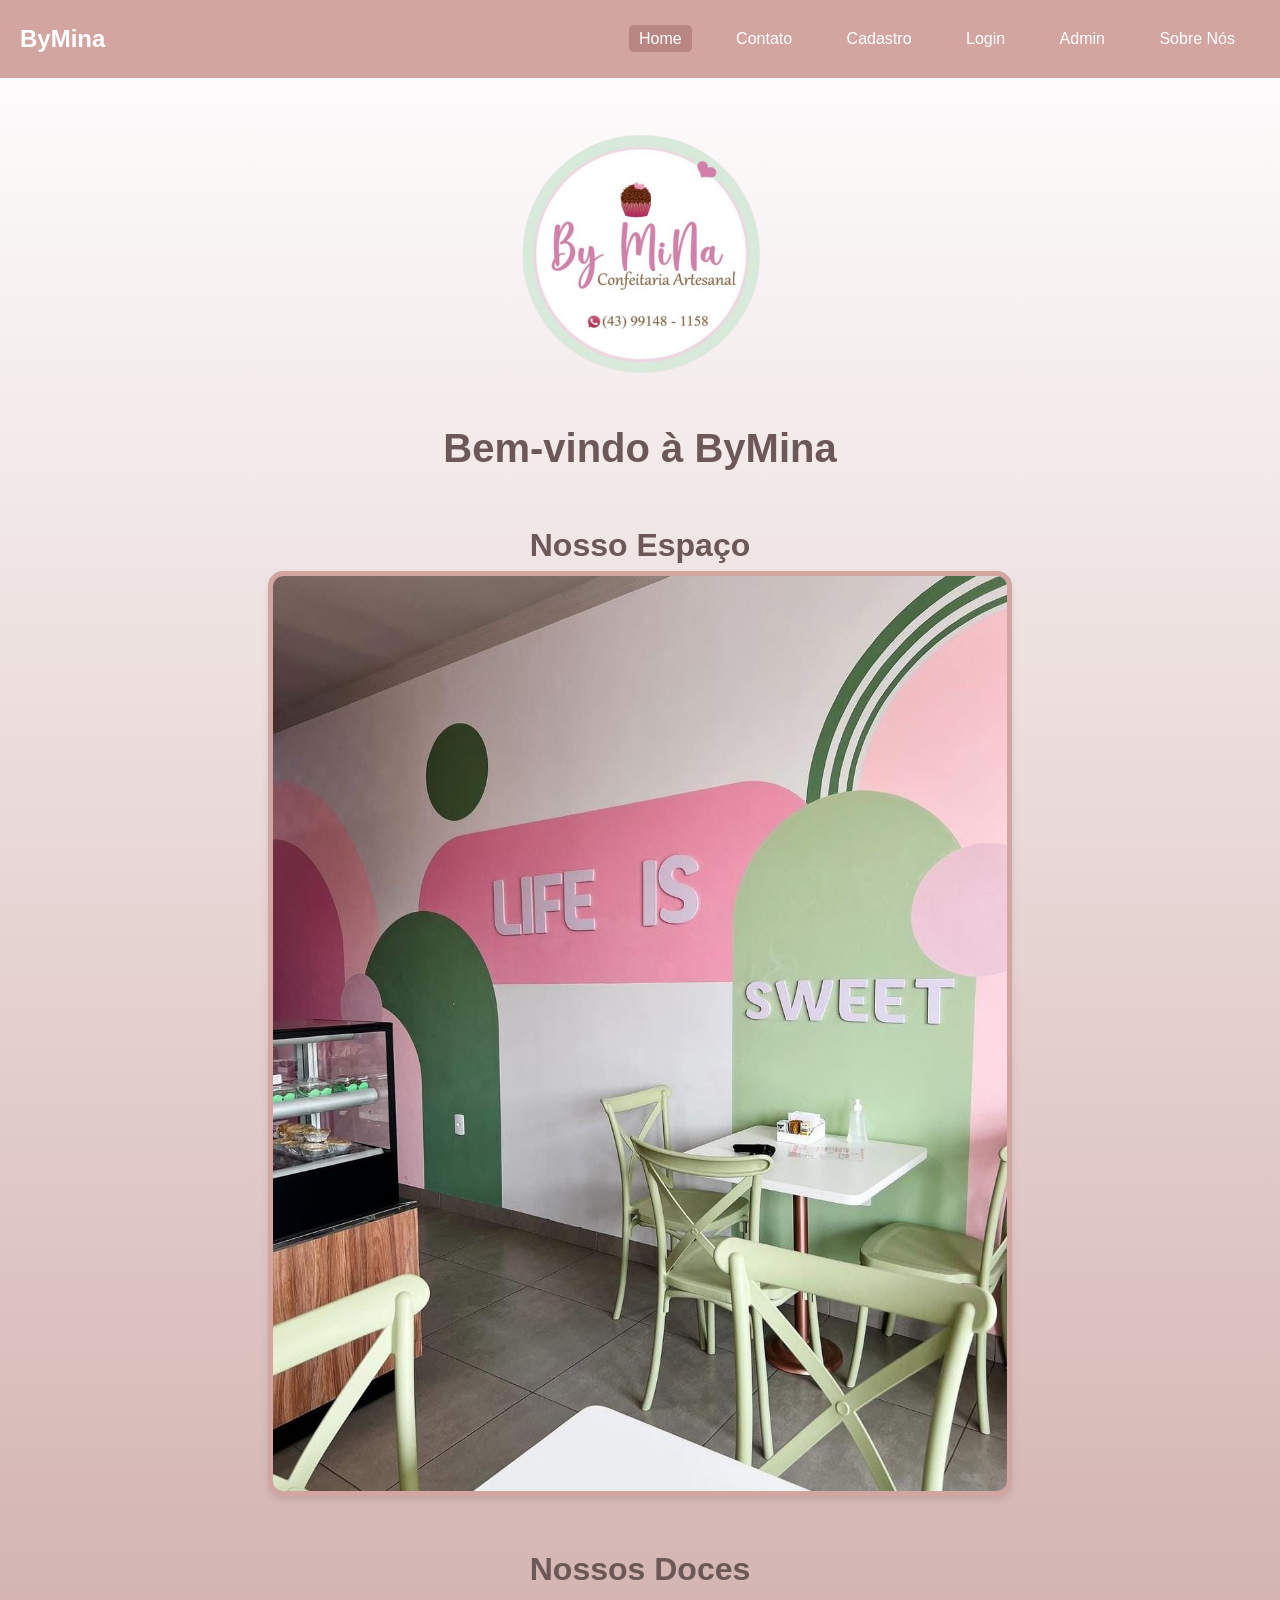
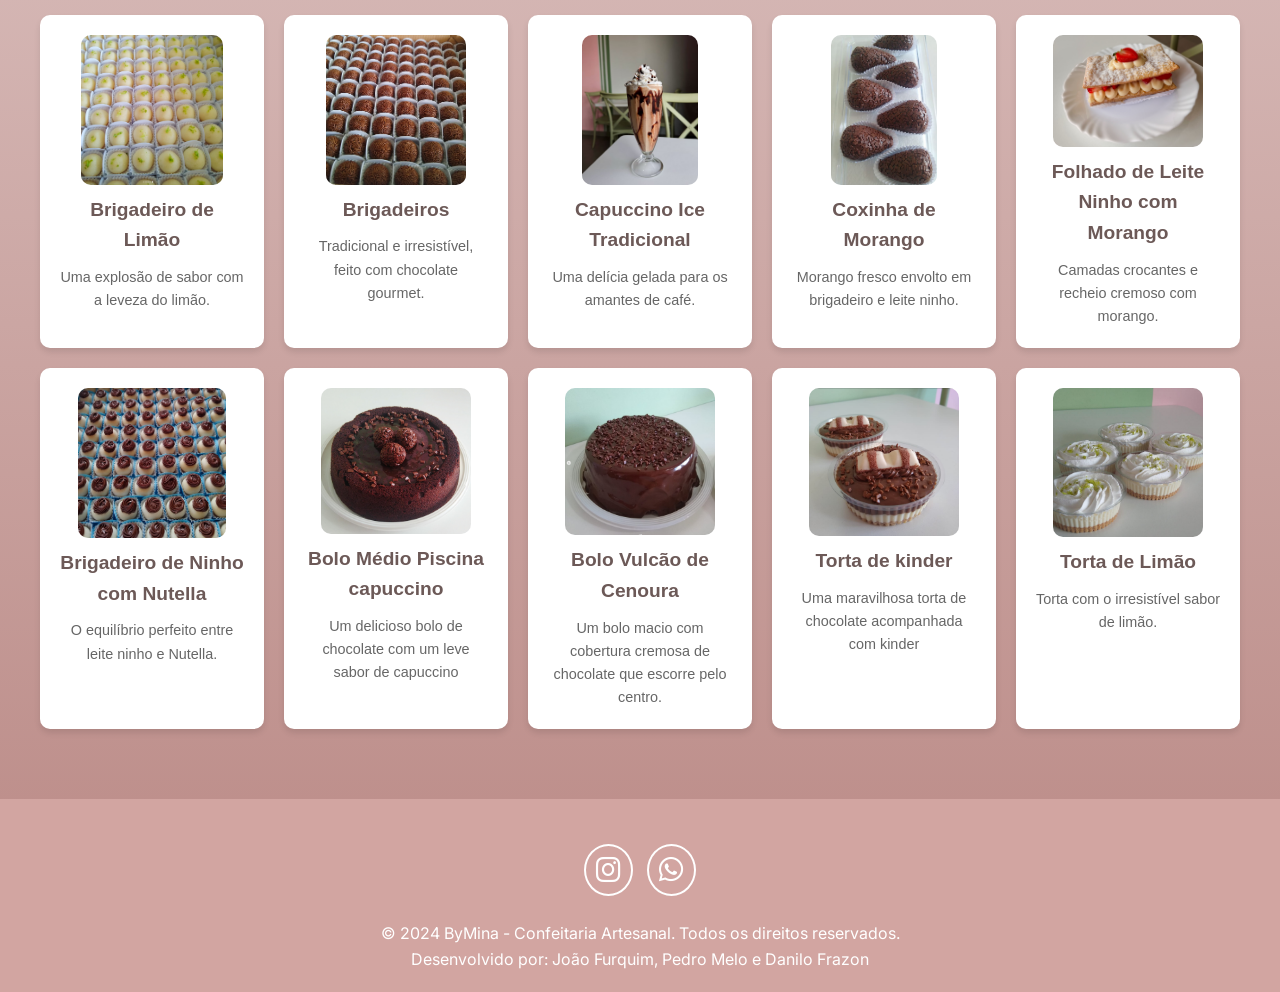
<file: index.html>
<!DOCTYPE html>
<html lang="pt-BR">
<head>
    <meta charset="UTF-8">
    <meta name="viewport" content="width=device-width, initial-scale=1.0">
    <title>Home - ByMina</title>
    <link rel="stylesheet" href="css/style.css">
    <link rel="stylesheet" href="https://cdnjs.cloudflare.com/ajax/libs/font-awesome/6.7.1/css/all.min.css" integrity="sha512-5Hs3dF2AEPkpNAR7UiOHba+lRSJNeM2ECkwxUIxC1Q/FLycGTbNapWXB4tP889k5T5Ju8fs4b1P5z/iB4nMfSQ==" crossorigin="anonymous" referrerpolicy="no-referrer" />
</head>
<body>
    <header>
        <div class="logo">ByMina</div>
        <nav>
            <a href="index.html" class="active">Home</a>
            <a href="contato.html">Contato</a>
            <a href="cadastro.html">Cadastro</a>
            <a href="login.html">Login</a>
            <a href="admin.html">Admin</a>
            <a href="sobre.html" >Sobre Nós</a>
        </nav>
    </header>
    <main>
        <section class="home">
            <div class="logo-section">
                <img src="figs/Logo.png" alt="Logo ByMina" class="logo-home">
            </div>
            <h1>Bem-vindo à ByMina</h1>
            <div class="foto-estabelecimento">
                <h2>Nosso Espaço</h2>
                <img src="figs/Interna.jpeg" alt="Foto do estabelecimento" class="foto-home">
            </div>
            <h2>Nossos Doces</h2>
            <div class="doces">
                <div class="doce">
                    <img src="figs/BrigadeiroLimao.png" alt="Brigadeiro de Limão">
                    <h3>Brigadeiro de Limão</h3>
                    <p>Uma explosão de sabor com a leveza do limão.</p>
                </div>
                <div class="doce">
                    <img src="figs/Brigadeiros.png" alt="Brigadeiros">
                    <h3>Brigadeiros</h3>
                    <p>Tradicional e irresistível, feito com chocolate gourmet.</p>
                </div>
                <div class="doce">
                    <img src="figs/CapuccinoICeTradicional.png" alt="Capuccino Ice Tradicional">
                    <h3>Capuccino Ice Tradicional</h3>
                    <p>Uma delícia gelada para os amantes de café.</p>
                </div>
                <div class="doce">
                    <img src="figs/CoxinhaDeMorango.png" alt="Coxinha de Morango">
                    <h3>Coxinha de Morango</h3>
                    <p>Morango fresco envolto em brigadeiro e leite ninho.</p>
                </div>
                <div class="doce">
                    <img src="figs/FolhadoDeLeiteNinhoComMorango.png" alt="Folhado de Leite Ninho com Morango">
                    <h3>Folhado de Leite Ninho com Morango</h3>
                    <p>Camadas crocantes e recheio cremoso com morango.</p>
                </div>
                <div class="doce">
                    <img src="figs/NinhoComNutella1.png" alt="Brigadeiro de Ninho com Nutella">
                    <h3>Brigadeiro de Ninho com Nutella</h3>
                    <p>O equilíbrio perfeito entre leite ninho e Nutella.</p>
                </div>

                <div class="doce">
                    <img src="figs/bolo medio piscininha capuccino.png" alt="Bolo medio piscina capuccino">
                    <h3>Bolo Médio Piscina capuccino</h3>
                    <p>Um delicioso bolo de chocolate com um leve sabor de capuccino</p>
                </div>
                <div class="doce">
                    <img src="figs/Bolo vulcao de cenoura.png" alt="Bolo vulcão de cenoura">
                    <h3>Bolo Vulcão de Cenoura</h3>
                    <p>Um bolo macio com cobertura cremosa de chocolate que escorre pelo centro.</p>
                </div>
                <div class="doce">
                    <img src="figs/Torta de Kinder.png" alt="Torta de Kinder">
                    <h3>Torta de kinder</h3>
                    <p>Uma maravilhosa torta de chocolate acompanhada com kinder</p>
                </div>

                <div class="doce">
                    <img src="figs/torta de limao.png" alt="Torta de Limão">
                    <h3>Torta de Limão</h3>
                    <p>Torta com o irresistível sabor de limão.</p>
                </div>
            </div>
        </section>
    </main>
    <footer>
        <div class = "redes-sociais">
            <a href="https://www.instagram.com/bymina_confeitariaartesanal/" target="_blank"><i class="fa-brands fa-instagram"></i></a>
            <a href="https://api.whatsapp.com/send/?phone=5543991481158&text&type=phone_number&app_absent=0" target="_blank"><i class="fa-brands fa-whatsapp"></i></a>
        </div>

        <p>&copy; 2024 ByMina - Confeitaria Artesanal. Todos os direitos reservados. </p> 
        <p>Desenvolvido por: <a href="https://joaovfb.github.io/Curriculo-Vitae/" target="_blank"> João Furquim</a>, <a href="https://pedro-meloo.github.io/-CurriculumVitae/" target="_blank">Pedro Melo</a> e <a href="https://danilofrazon.github.io/CurriculumVitae/" target="_blank">Danilo Frazon</a></p>
    </footer>
</body>
</html>
</file>
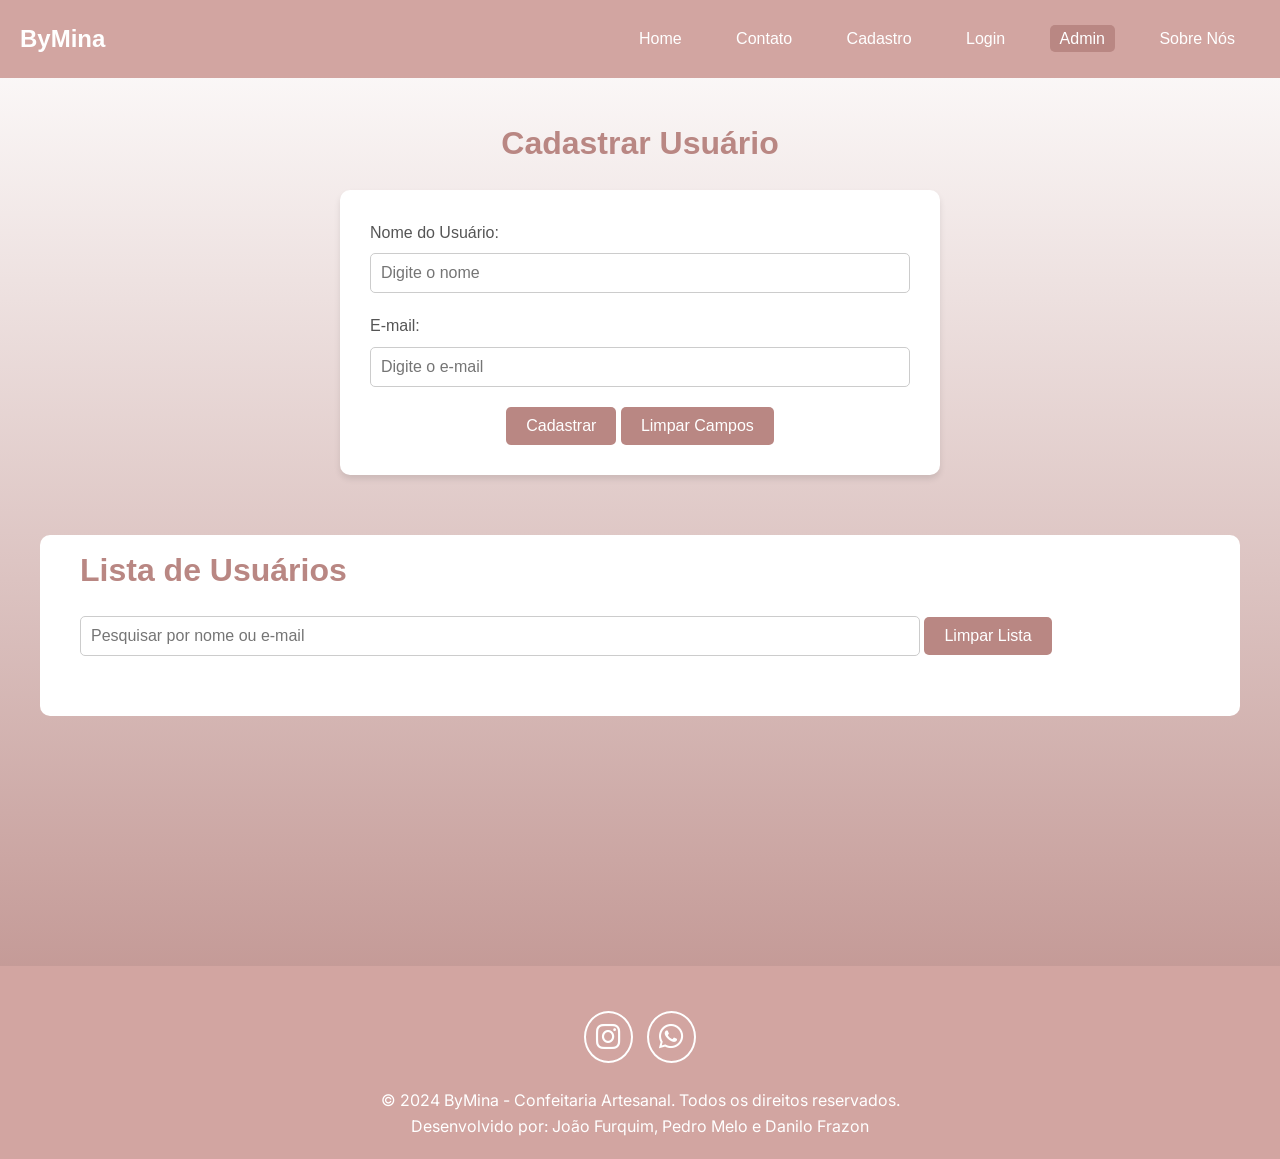
<file: admin.html>
<!DOCTYPE html>
<html lang="pt-br">
<head>
    <meta charset="UTF-8">
    <meta name="viewport" content="width=device-width, initial-scale=1.0">
    <title>Admin - Gerenciar Usuários</title>
    <link rel="stylesheet" href="css/style.css">
    <link rel="stylesheet" href="https://cdnjs.cloudflare.com/ajax/libs/font-awesome/6.7.1/css/all.min.css" integrity="sha512-5Hs3dF2AEPkpNAR7UiOHba+lRSJNeM2ECkwxUIxC1Q/FLycGTbNapWXB4tP889k5T5Ju8fs4b1P5z/iB4nMfSQ==" crossorigin="anonymous" referrerpolicy="no-referrer" />


    <style>
        #form-section{
            padding-top: 40px;
            text-align: center;
        }
        #user-form{
            margin-bottom: 50px;
        }
        #list-section{
            margin-bottom: 40px;
            padding: 10px 40px;
        }
        #list-user{
            margin: 0 auto;
            margin-bottom: 200px;
            padding: 10px 40px;
            padding-bottom: 40px;
            background-color: #fff;
            border-radius: 10px;

        }
        #list-user input{            
            width: 75%;
            padding: 10px;
            margin-bottom: 20px;
            border: 1px solid #ccc;
            border-radius: 5px;
            font-size: 1rem;
            
            color: #333;
        }  
        #list-user button {
            background-color: #b98783;
            color: white;
            padding: 10px 20px;
            font-size: 1rem;
            border: none;
            border-radius: 5px;
            cursor: pointer;
            
            transition: background-color 0.3s ease;
        }     
        #list-user button:hover {
            background-color: #a0786a;
        } 
    </style>
</head>
<body>
    <header>
        <div class="logo">ByMina</div>
        <nav>
            <a href="index.html" >Home</a>
            <a href="contato.html">Contato</a>
            <a href="cadastro.html">Cadastro</a>
            <a href="login.html">Login</a>
            <a href="admin.html" class="active">Admin</a>
            <a href="sobre.html" >Sobre Nós</a>
        </nav>
    </header>
    <main>
        <!-- Formulário para cadastrar usuários -->
        <section id="form-section">
            <h1>Cadastrar Usuário</h1>
            <form id="user-form">
                <label for="name">Nome do Usuário:</label>
                <input type="text" id="name" placeholder="Digite o nome" required>
                <label for="email">E-mail:</label>
                <input type="email" id="email" placeholder="Digite o e-mail" required>
                <button type="submit">Cadastrar</button>
                <button type="button" id="clear-fields">Limpar Campos</button>
            </form>
        </section>

        <!-- Lista de usuários -->
        <section id="list-section">
            <div id="list-user">
                <h1>Lista de Usuários</h1>
                <input type="text" id="search" placeholder="Pesquisar por nome ou e-mail">
                <button id="clear-list">Limpar Lista</button>
                <ul id="user-list"></ul>
            </div>
        </section>
    </main>
    <footer>
        <div class = "redes-sociais">
            <a href="https://www.instagram.com/bymina_confeitariaartesanal/" target="_blank"><i class="fa-brands fa-instagram"></i></a>
            <a href="https://api.whatsapp.com/send/?phone=5543991481158&text&type=phone_number&app_absent=0" target="_blank"><i class="fa-brands fa-whatsapp"></i></a>
        </div>

        <p>&copy; 2024 ByMina - Confeitaria Artesanal. Todos os direitos reservados. </p> 
        <p>Desenvolvido por: <a href="https://joaovfb.github.io/Curriculo-Vitae/" target="_blank"> João Furquim</a>, <a href="https://pedro-meloo.github.io/-CurriculumVitae/" target="_blank">Pedro Melo</a> e <a href="https://danilofrazon.github.io/CurriculumVitae/" target="_blank">Danilo Frazon</a></p>
    </footer>
    <script src="script.js"></script>
</body>
</html>
</file>
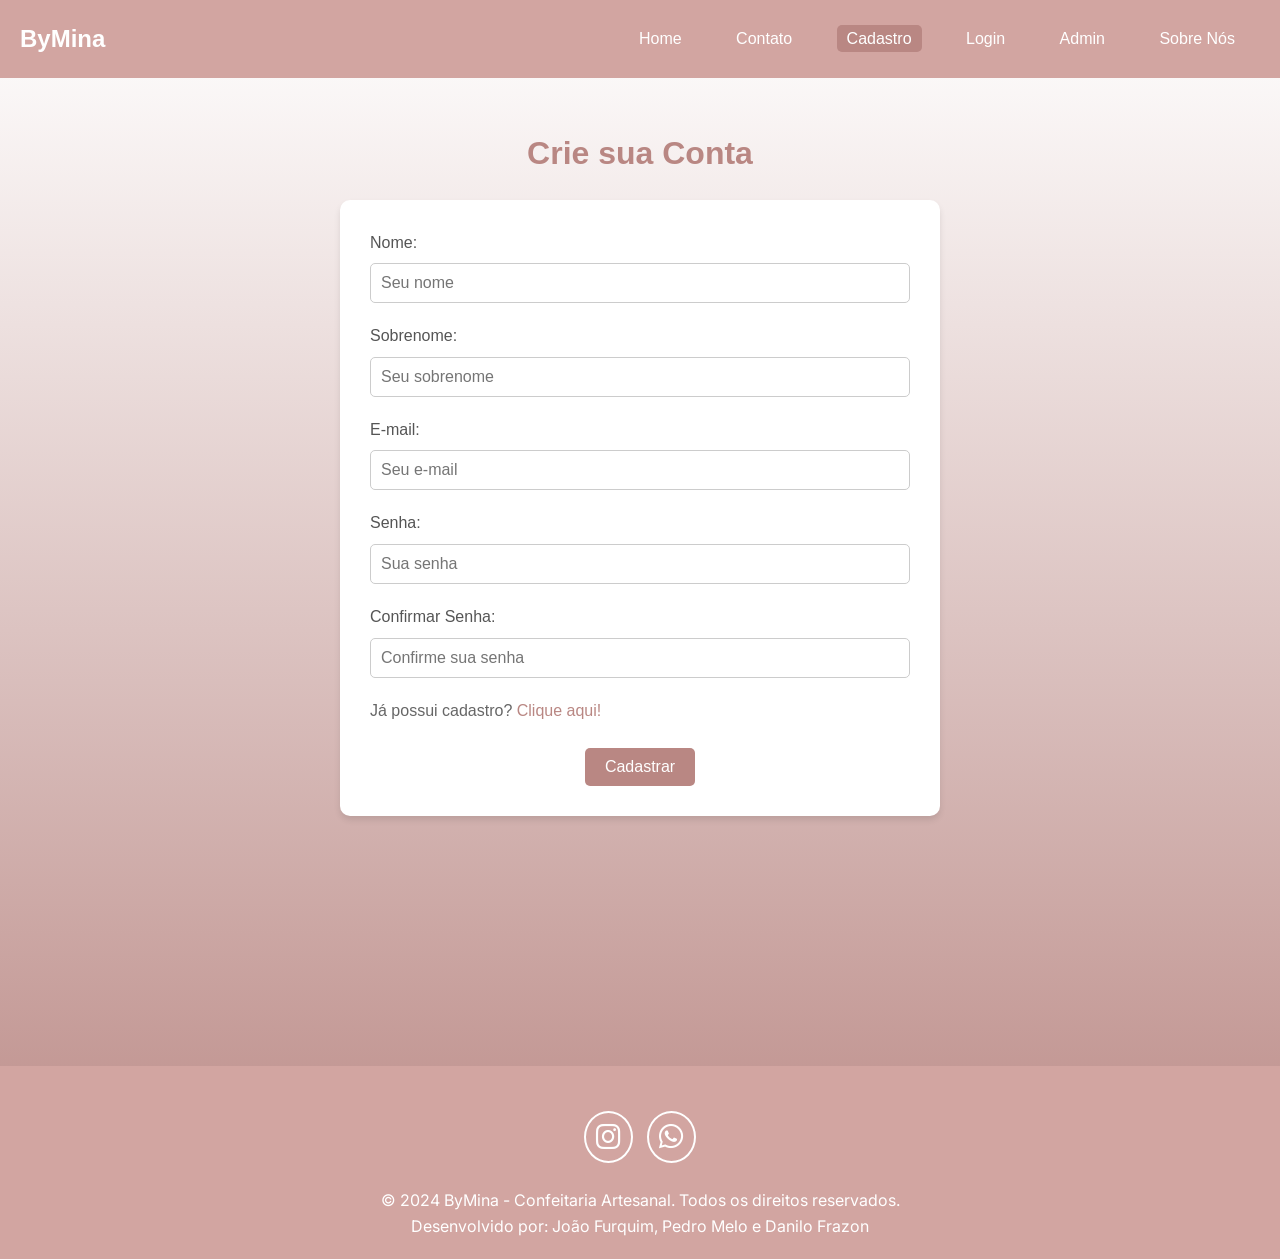
<file: cadastro.html>
<!DOCTYPE html>
<html lang="pt-BR">
<head>
    <meta charset="UTF-8">
    <meta name="viewport" content="width=device-width, initial-scale=1.0">
    <title>Cadastro - ByMina</title>
    <link rel="stylesheet" href="css/style.css">
    <link rel="stylesheet" href="https://cdnjs.cloudflare.com/ajax/libs/font-awesome/6.7.1/css/all.min.css" integrity="sha512-5Hs3dF2AEPkpNAR7UiOHba+lRSJNeM2ECkwxUIxC1Q/FLycGTbNapWXB4tP889k5T5Ju8fs4b1P5z/iB4nMfSQ==" crossorigin="anonymous" referrerpolicy="no-referrer" />

    <style>
        .p{
            text-align: left;
           color: #666;
           margin-bottom: 25px;
        }
        .a{
            
            color: #b98783;
        }
        .a:hover{
            color: #666; 
        }
    </style>
</head>
<body>
    <header>
        <div class="logo">ByMina</div>
        <nav>
            <a href="index.html" >Home</a>
            <a href="contato.html">Contato</a>
            <a href="cadastro.html" class="active" >Cadastro</a>
            <a href="login.html">Login</a>
            <a href="admin.html">Admin</a>
            <a href="sobre.html" >Sobre Nós</a>
        </nav>
    </header>
    <main>
        <section class="cadastro">
            <h1>Crie sua Conta</h1>
            <form action="index.html" method="get">
                <label for="nome">Nome:</label>
                <input type="text" id="nome" name="nome" placeholder="Seu nome" required>
                
                <label for="sobrenome">Sobrenome:</label>
                <input type="text" id="sobrenome" name="sobrenome" placeholder="Seu sobrenome" required>
                
                <label for="email">E-mail:</label>
                <input type="email" id="email" name="email" placeholder="Seu e-mail" required>
                
                <label for="senha">Senha:</label>
                <input type="password" id="senha" name="senha" placeholder="Sua senha" required>
                
                <label for="confirmar-senha">Confirmar Senha:</label>
                <input type="password" id="confirmar-senha" name="confirmar-senha" placeholder="Confirme sua senha" required>

                <p class="p">Já possui cadastro? <a href="login.html" class="a">Clique aqui!</a></p>
                
                <button type="submit" class="btn">Cadastrar</button>
            </form>
        </section>
    </main>
    <footer>
        <div class = "redes-sociais">
            <a href="https://www.instagram.com/bymina_confeitariaartesanal/" target="_blank"><i class="fa-brands fa-instagram"></i></a>
            <a href="https://api.whatsapp.com/send/?phone=5543991481158&text&type=phone_number&app_absent=0" target="_blank"><i class="fa-brands fa-whatsapp"></i></a>
        </div>

        <p>&copy; 2024 ByMina - Confeitaria Artesanal. Todos os direitos reservados. </p> 
        <p>Desenvolvido por: <a href="https://joaovfb.github.io/Curriculo-Vitae/" target="_blank"> João Furquim</a>, <a href="https://pedro-meloo.github.io/-CurriculumVitae/" target="_blank">Pedro Melo</a> e <a href="https://danilofrazon.github.io/CurriculumVitae/" target="_blank">Danilo Frazon</a></p>
    </footer>
</body>
</html>
</file>
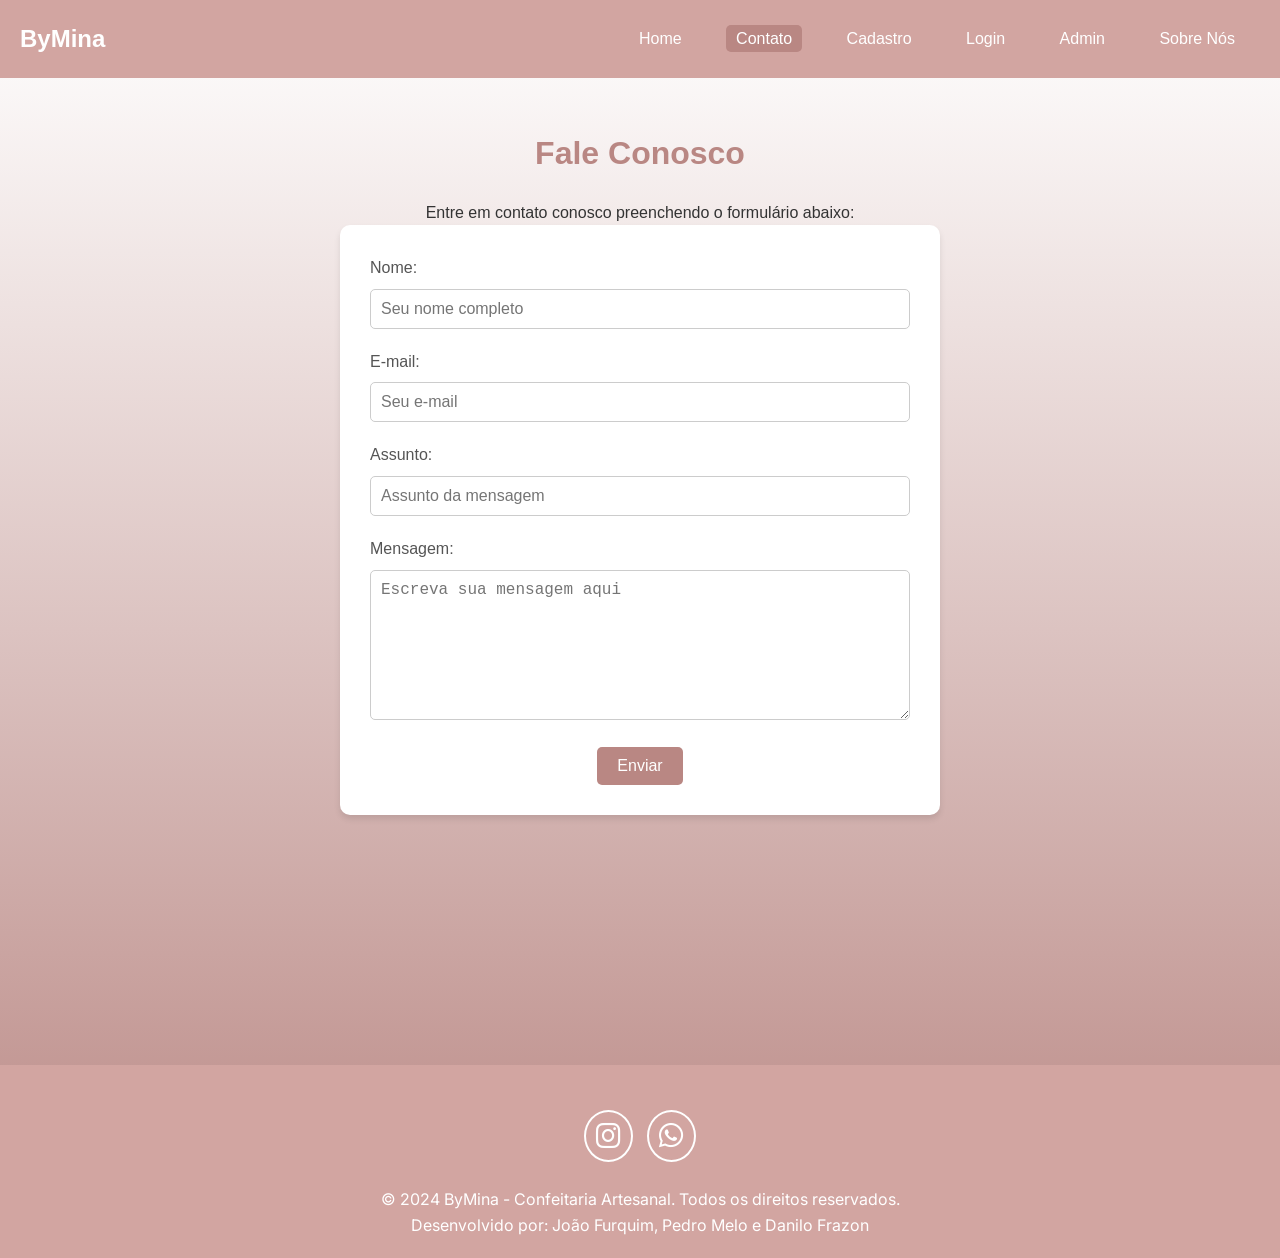
<file: contato.html>
<!DOCTYPE html>
<html lang="pt-BR">
<head>
    <meta charset="UTF-8">
    <meta name="viewport" content="width=device-width, initial-scale=1.0">
    <title>Contato - ByMina</title>
    <link rel="stylesheet" href="css/style.css">
    <link rel="stylesheet" href="https://cdnjs.cloudflare.com/ajax/libs/font-awesome/6.7.1/css/all.min.css" integrity="sha512-5Hs3dF2AEPkpNAR7UiOHba+lRSJNeM2ECkwxUIxC1Q/FLycGTbNapWXB4tP889k5T5Ju8fs4b1P5z/iB4nMfSQ==" crossorigin="anonymous" referrerpolicy="no-referrer" />
</head>
<body>
    <header>
        <div class="logo">ByMina</div>
        <nav>
            <a href="index.html" >Home</a>
            <a href="contato.html" class="active" >Contato</a>
            <a href="cadastro.html">Cadastro</a>
            <a href="login.html">Login</a>
            <a href="admin.html">Admin</a>
            <a href="sobre.html" >Sobre Nós</a>
        </nav>
    </header>
    <main>
        <section class="contato">
            <h1>Fale Conosco</h1>
            <p>Entre em contato conosco preenchendo o formulário abaixo:</p>
            <form action="#" method="post">
                <label for="nome">Nome:</label>
                <input type="text" id="nome" name="nome" placeholder="Seu nome completo" required>
                
                <label for="email">E-mail:</label>
                <input type="email" id="email" name="email" placeholder="Seu e-mail" required>
                
                <label for="assunto">Assunto:</label>
                <input type="text" id="assunto" name="assunto" placeholder="Assunto da mensagem" required>
                
                <label for="mensagem">Mensagem:</label>
                <textarea id="mensagem" name="mensagem" placeholder="Escreva sua mensagem aqui" required></textarea>
                
                <button type="submit" class="btn">Enviar</button>
            </form>
        </section>
        <footer>
            <div class = "redes-sociais">
                <a href="https://www.instagram.com/bymina_confeitariaartesanal/" target="_blank"><i class="fa-brands fa-instagram"></i></a>
                <a href="https://api.whatsapp.com/send/?phone=5543991481158&text&type=phone_number&app_absent=0" target="_blank"><i class="fa-brands fa-whatsapp"></i></a>
            </div>
    
            <p>&copy; 2024 ByMina - Confeitaria Artesanal. Todos os direitos reservados. </p> 
            <p>Desenvolvido por: <a href="https://joaovfb.github.io/Curriculo-Vitae/" target="_blank"> João Furquim</a>, <a href="https://pedro-meloo.github.io/-CurriculumVitae/" target="_blank">Pedro Melo</a> e <a href="https://danilofrazon.github.io/CurriculumVitae/" target="_blank">Danilo Frazon</a></p>
        </footer>
    </main>
    
</body>
</html>
</file>
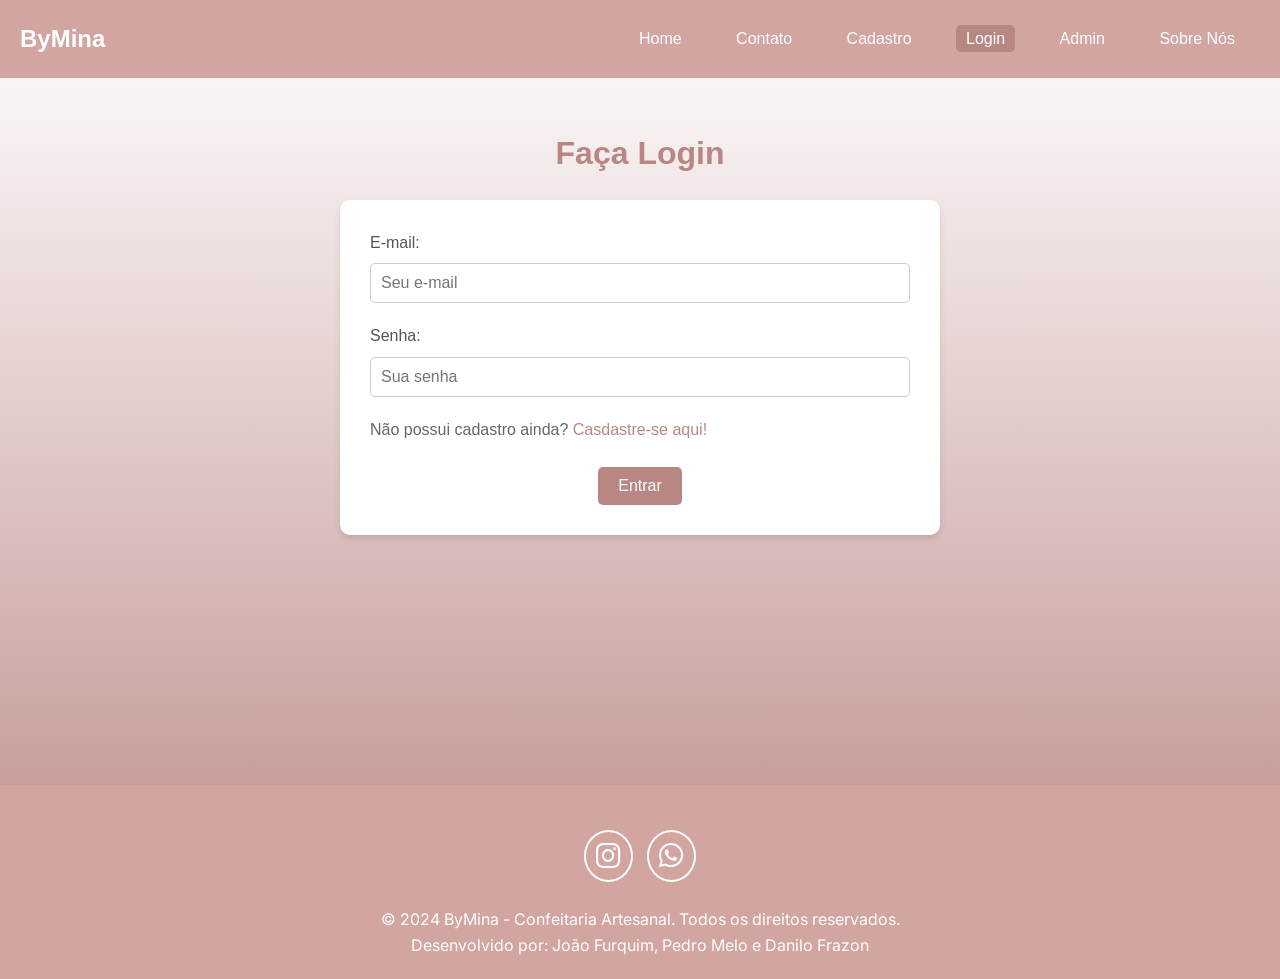
<file: login.html>
<!DOCTYPE html>
<html lang="pt-BR">
<head>
    <meta charset="UTF-8">
    <meta name="viewport" content="width=device-width, initial-scale=1.0">
    <title>Login - ByMina</title>
    <link rel="stylesheet" href="css/style.css">
    <link rel="stylesheet" href="https://cdnjs.cloudflare.com/ajax/libs/font-awesome/6.7.1/css/all.min.css" integrity="sha512-5Hs3dF2AEPkpNAR7UiOHba+lRSJNeM2ECkwxUIxC1Q/FLycGTbNapWXB4tP889k5T5Ju8fs4b1P5z/iB4nMfSQ==" crossorigin="anonymous" referrerpolicy="no-referrer" />
    <style>
        .p{
            text-align: left;
           color: #666;
           margin-bottom: 25px;;
        }
        .a{
            color: #b98783;
            
        }
        .a:hover{
            color: #666;
        }
    </style>
</head>
<body>
    <header>
        <div class="logo">ByMina</div>
        <nav>
            <a href="index.html" >Home</a>
            <a href="contato.html">Contato</a>
            <a href="cadastro.html">Cadastro</a>
            <a href="login.html" class="active" >Login</a>
            <a href="admin.html">Admin</a>
            <a href="sobre.html" >Sobre Nós</a>
        </nav>
    </header>
    <main>
        <section class="login">
            <h1>Faça Login</h1>
            <form action="index.html" method="get">
                <label for="email">E-mail:</label>
                <input type="email" id="email" name="email" placeholder="Seu e-mail" required>
                
                <label for="senha">Senha:</label>
                <input type="password" id="senha" name="senha" placeholder="Sua senha" required>
                
                <p class="p">Não possui cadastro ainda? <a href="cadastro.html" class="a">Casdastre-se aqui!</a></p>

                <button type="submit" class="btn">Entrar</button>
            </form>
        </section>
        
    </main>
    <footer>
        <div class = "redes-sociais">
            <a href="https://www.instagram.com/bymina_confeitariaartesanal/" target="_blank"><i class="fa-brands fa-instagram"></i></a>
            <a href="https://api.whatsapp.com/send/?phone=5543991481158&text&type=phone_number&app_absent=0" target="_blank"><i class="fa-brands fa-whatsapp"></i></a>
        </div>

        <p>&copy; 2024 ByMina - Confeitaria Artesanal. Todos os direitos reservados. </p> 
        <p>Desenvolvido por: <a href="https://joaovfb.github.io/Curriculo-Vitae/" target="_blank"> João Furquim</a>, <a href="https://pedro-meloo.github.io/-CurriculumVitae/" target="_blank">Pedro Melo</a> e <a href="https://danilofrazon.github.io/CurriculumVitae/" target="_blank">Danilo Frazon</a></p>
    </footer>
</body>
</html>
</file>
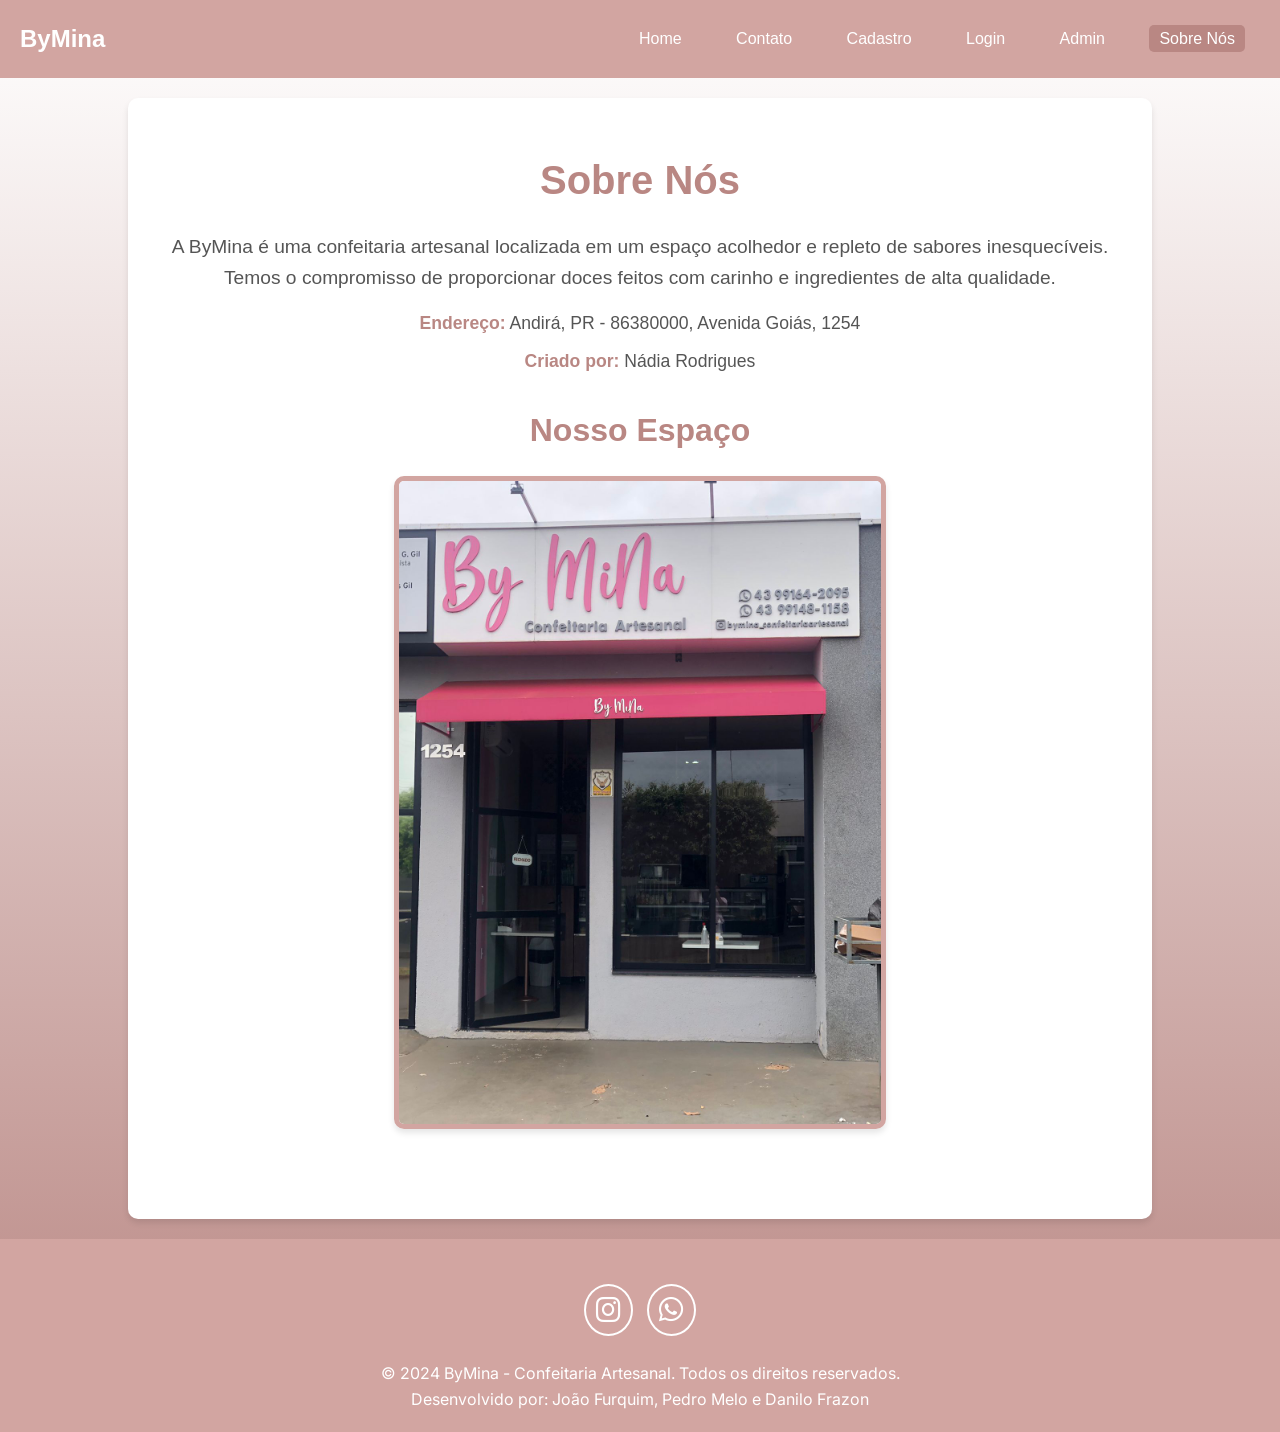
<file: sobre.html>
<!DOCTYPE html>
<html lang="pt-BR">
<head>
    <meta charset="UTF-8">
    <meta name="viewport" content="width=device-width, initial-scale=1.0">
    <title>Sobre Nós - ByMina</title>
    <link rel="stylesheet" href="css/style.css">
    <link rel="stylesheet" href="https://cdnjs.cloudflare.com/ajax/libs/font-awesome/6.7.1/css/all.min.css" integrity="sha512-5Hs3dF2AEPkpNAR7UiOHba+lRSJNeM2ECkwxUIxC1Q/FLycGTbNapWXB4tP889k5T5Ju8fs4b1P5z/iB4nMfSQ==" crossorigin="anonymous" referrerpolicy="no-referrer" />
</head>
<body>
    <header>
        <div class="logo">ByMina</div>
        <nav>
            <a href="index.html">Home</a>
            <a href="contato.html">Contato</a>
            <a href="cadastro.html">Cadastro</a>
            <a href="login.html">Login</a>
            <a href="admin.html">Admin</a>
            <a href="sobre.html" class="active" >Sobre Nós</a>
        </nav>
    </header>
    <main>
        <section class="sobre-nos">
            <h1>Sobre Nós</h1>
            <p>
                A ByMina é uma confeitaria artesanal localizada em um espaço acolhedor e repleto de sabores inesquecíveis. 
                Temos o compromisso de proporcionar doces feitos com carinho e ingredientes de alta qualidade.
            </p>
            <div class="info">
                <p><strong>Endereço:</strong> Andirá, PR - 86380000, Avenida Goiás, 1254</p>
                <p><strong>Criado por:</strong> Nádia Rodrigues</p>
            </div>
            <div class="foto-estabelecimento">
                <h2>Nosso Espaço</h2>
                <div class="foto-container">
                    <img src ="figs/fachada - doceria.jpg" alt="Foto do Estabelecimento">

                </div>
            </div>
        </section>
    </main>
    <footer>
        <div class = "redes-sociais">
            <a href="https://www.instagram.com/bymina_confeitariaartesanal/" target="_blank"><i class="fa-brands fa-instagram"></i></a>
            <a href="https://api.whatsapp.com/send/?phone=5543991481158&text&type=phone_number&app_absent=0" target="_blank"><i class="fa-brands fa-whatsapp"></i></a>
        </div>

        <p>&copy; 2024 ByMina - Confeitaria Artesanal. Todos os direitos reservados. </p> 
        <p>Desenvolvido por: <a href="https://joaovfb.github.io/Curriculo-Vitae/" target="_blank"> João Furquim</a>, <a href="https://pedro-meloo.github.io/-CurriculumVitae/" target="_blank">Pedro Melo</a> e <a href="https://danilofrazon.github.io/CurriculumVitae/" target="_blank">Danilo Frazon</a></p>
    </footer>
</body>
</html>
</file>
<file: css/style.css>
@import url('https://fonts.googleapis.com/css2?family=Inter:ital,opsz,wght@0,14..32,100..900;1,14..32,100..900&display=swap');

* {
    margin: 0;
    padding: 0;
    box-sizing: border-box;
}

body {
    font-family: 'Arial', sans-serif;
    background-color: #f8f3f1;
    background-image: linear-gradient(#fff, #b98783 );
    color: #333;
    display: flex;
    flex-direction: column;
    line-height: 1.6;
    min-height: 100vh;

}

main {
    flex: 1; 
}
    

a {
    text-decoration: none;
    color: #fff;
}

/* Cabeçalho */
header {
    display: flex;
    justify-content: space-between;
    align-items: center;
    padding: 20px;
    background-color: #d2a5a1;
}

header .logo {
    font-size: 1.5rem;
    font-weight: bold;
    color: #fff;
}

nav a {
    margin: 0 15px;
    font-size: 1rem;
    padding: 5px 10px;
    border-radius: 5px;
    transition: background-color 0.3s ease;
}

nav a:hover,
nav a.active {
    background-color: #b98783;
}

/* Home */
.home {
    text-align: center;
    padding: 50px 20px;
}

.logo-section {
    margin-bottom: 30px;
}

.logo-home {
    max-width: 250px;
    border-radius: 15px;
}

.home h1 {
    font-size: 2.5rem;
    margin-bottom: 20px;
    color: #6c5957;
}

.foto-estabelecimento {
    text-align: center;
    margin: 40px 0;
}

.foto-home {
    max-width: 60%;
    border-radius: 15px;
    box-shadow: 0 4px 6px rgba(0, 0, 0, 0.1);
    border: 5px solid #d2a5a1;
}

h2 {
    margin-top: 30px;
    font-size: 2rem;
    color: #6c5957;
}

/* Doces */
.doces {
    display: grid;
    grid-template-columns: repeat(auto-fit, minmax(220px, 1fr));
    gap: 20px;
    padding: 20px;
}

.doce {
	background: #fff;
	padding: 20px;
	border-radius: 10px;
	text-align: center;
	box-shadow: 0 4px 6px rgba(0, 0, 0, 0.1);
	transition: transform 0.3s ease, box-shadow 0.3s ease;
	display: flex;
	flex-direction: column;
	align-items: center;
	
}
.doce:hover {
    transform: translateY(-5px);
    box-shadow: 0 6px 10px rgba(0, 0, 0, 0.15);
}

.doce img {
	align-items: stretch;
	max-width: 150px;
	border-radius: 10px;
	margin-bottom: 10px;
	max-height: 150px;
}

.doce h3 {
    font-size: 1.2rem;
    color: #6c5957;
    margin-bottom: 10px;
}

.doce p {
    color: #666;
    font-size: 0.9rem;
}

/* Contato e Cadastro */
.contato {
    padding: 50px 20px;
    justify-content: center;
    text-align: center;
}
.cadastro {
    padding: 50px 20px;
    justify-content: center;
    text-align: center;
}
form {
    max-width: 600px;
    margin: 0 auto;
    margin-bottom: 200px;
    background: #fff;
    padding: 30px;
    border-radius: 10px;
    box-shadow: 0 4px 6px rgba(0, 0, 0, 0.1);
}

form label {
    text-align: left;
    display: block;
    font-size: 1rem;
    margin-bottom: 8px;
    color: #555;
}

form input,
form textarea {
    width: 100%;
    padding: 10px;
    margin-bottom: 20px;
    border: 1px solid #ccc;
    border-radius: 5px;
    font-size: 1rem;
    color: #333;
}

form textarea {
    resize: vertical;
    height: 150px;
}

form button {
    background-color: #b98783;
    color: white;
    padding: 10px 20px;
    font-size: 1rem;
    border: none;
    border-radius: 5px;
    cursor: pointer;
    transition: background-color 0.3s ease;
}

form button:hover {
    background-color: #a0786a;
}

h1 {
    font-size: 2rem;
    margin-bottom: 20px;
    color: #b98783;
}

/* Login */
.login {
    padding: 50px 20px;
    justify-content: center;
    text-align: center;
}

.login h1 {
    font-size: 2rem;
    margin-bottom: 20px;
    color: #b98783;
}

/* Rodapé */
footer {
    font-family: "Inter", sans-serif;
    text-align: center;
    background-color: #d2a5a1;
    padding: 20px;
    color: white;
    width: 100%;
    bottom: 0;
}


.redes-sociais{
    margin: 20px;
}

.redes-sociais i{
    font-size: 28px;
    border: 2px solid white;
    padding: 10px;
    border-radius: 50%;
    margin: 5px;
    cursor: pointer;
}

.redes-sociais i:hover{
    background-color: #fff;
    color: #b98783;
}

footer a:hover{
    color: #b98683;   
}


/* Estilo da seção "Sobre Nós" */
.sobre-nos {
    text-align: center;
    padding: 50px 20px;
    background-color: #fff;
    margin: 20px auto;
    border-radius: 10px;
    box-shadow: 0 4px 6px rgba(0, 0, 0, 0.1);
    max-width: 80%;
}

.sobre-nos h1 {
    font-size: 2.5rem;
    color: #b98783;
    margin-bottom: 20px;
}

.sobre-nos p {
    font-size: 1.2rem;
    color: #555;
    margin-bottom: 15px;
}

.sobre-nos .info p {
    font-size: 1.1rem;
    margin-bottom: 10px;
}

.sobre-nos .info strong {
    color: #b98783;
}

.sobre-nos .foto-estabelecimento {
    margin-top: 30px;
}

.sobre-nos .foto-estabelecimento h2 {
    font-size: 2rem;
    color: #b98783;
    margin-bottom: 15px;
}

.sobre-nos .foto-container {
    display: flex;
    justify-content: center;
    align-items: center;
    margin-top: 20px;
}

.sobre-nos .foto-container img {
    max-width: 50%;
    border-radius: 10px;
    box-shadow: 0 4px 6px rgba(0, 0, 0, 0.1);
    border: 5px solid #d2a5a1;
}

/* Responsividade */
@media (max-width: 768px) {
    .sobre-nos {
        padding: 30px 10px;
    }

    .sobre-nos h1 {
        font-size: 2rem;
    }

    .sobre-nos p {
        font-size: 1rem;
    }

    .sobre-nos .foto-container img {
        max-width: 100%;
    }
}

@media (max-width: 768px) {
    .doces {
        grid-template-columns: 1fr;
    }

    .home h1 {
        font-size: 2rem;
    }
}

@media (max-width: 768px) {
    .doces {
        flex-direction: column;
        gap: 10px;
    }
}
</file>
